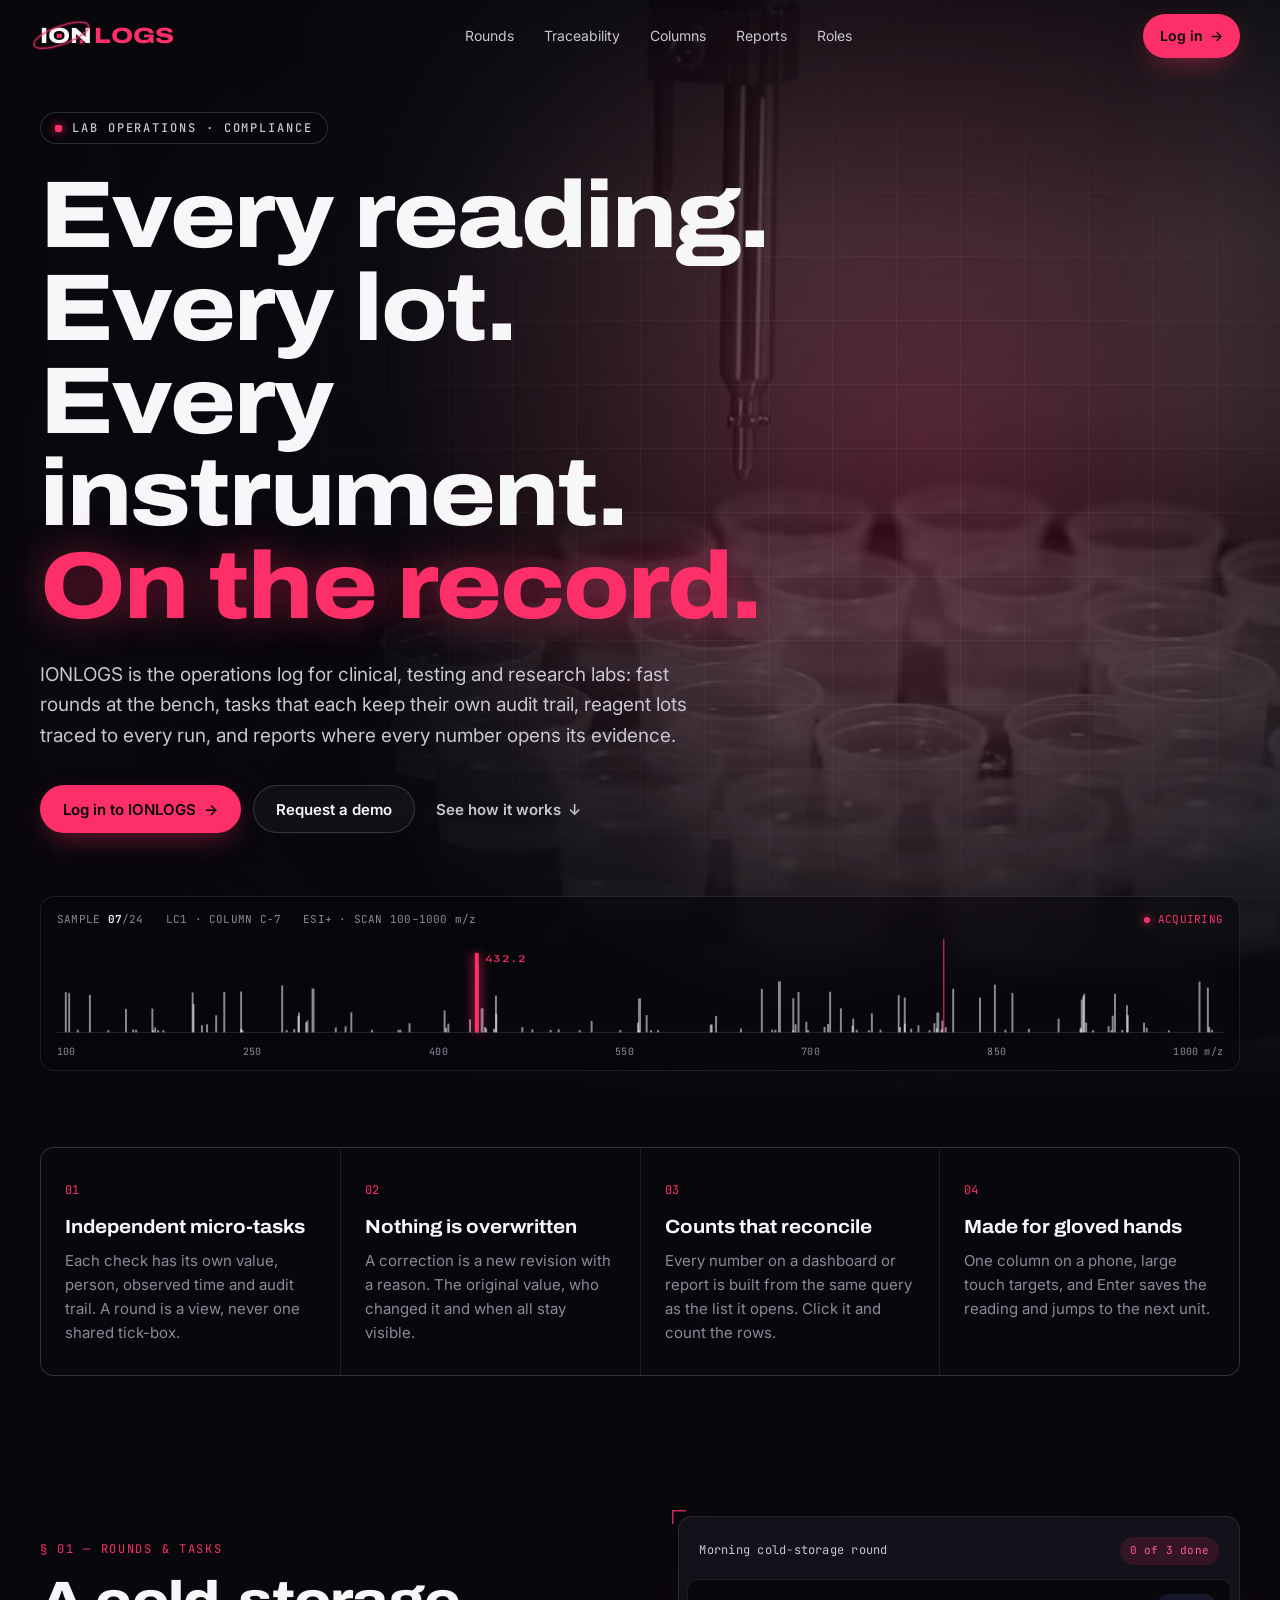
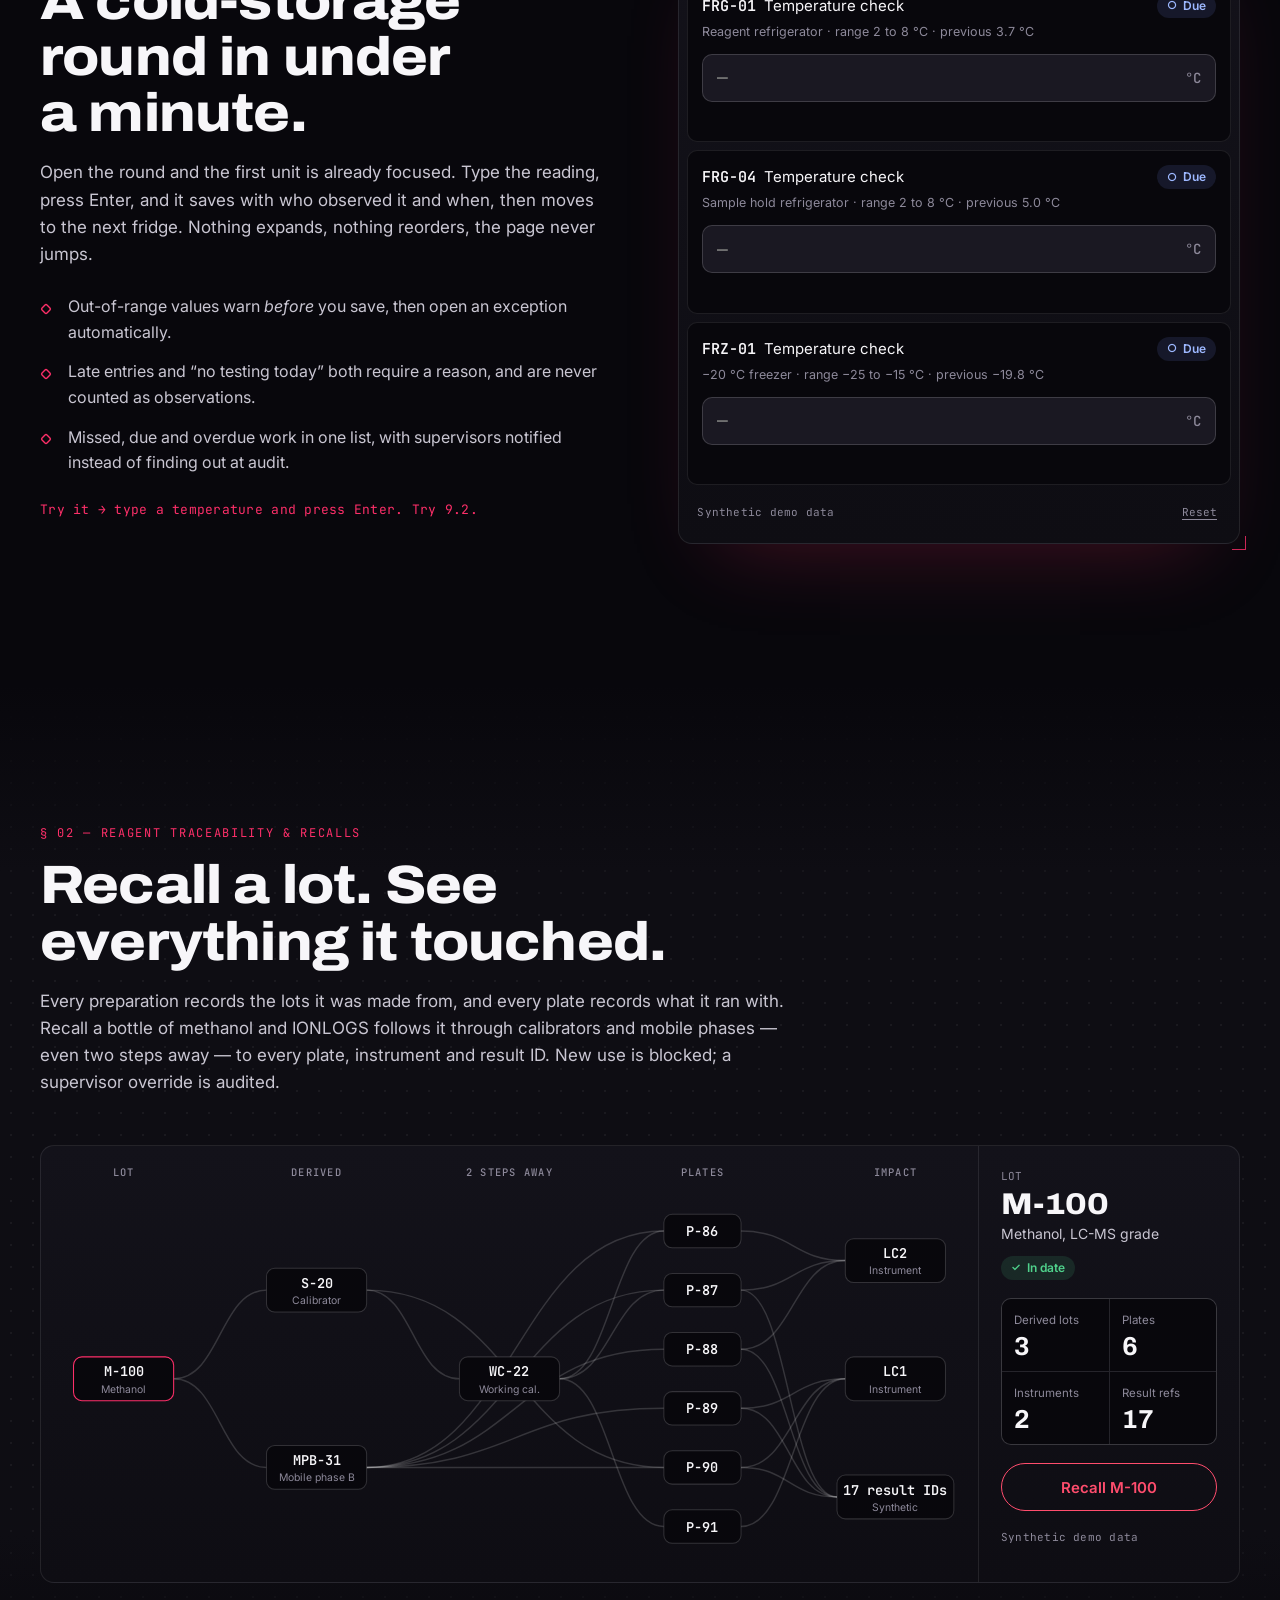
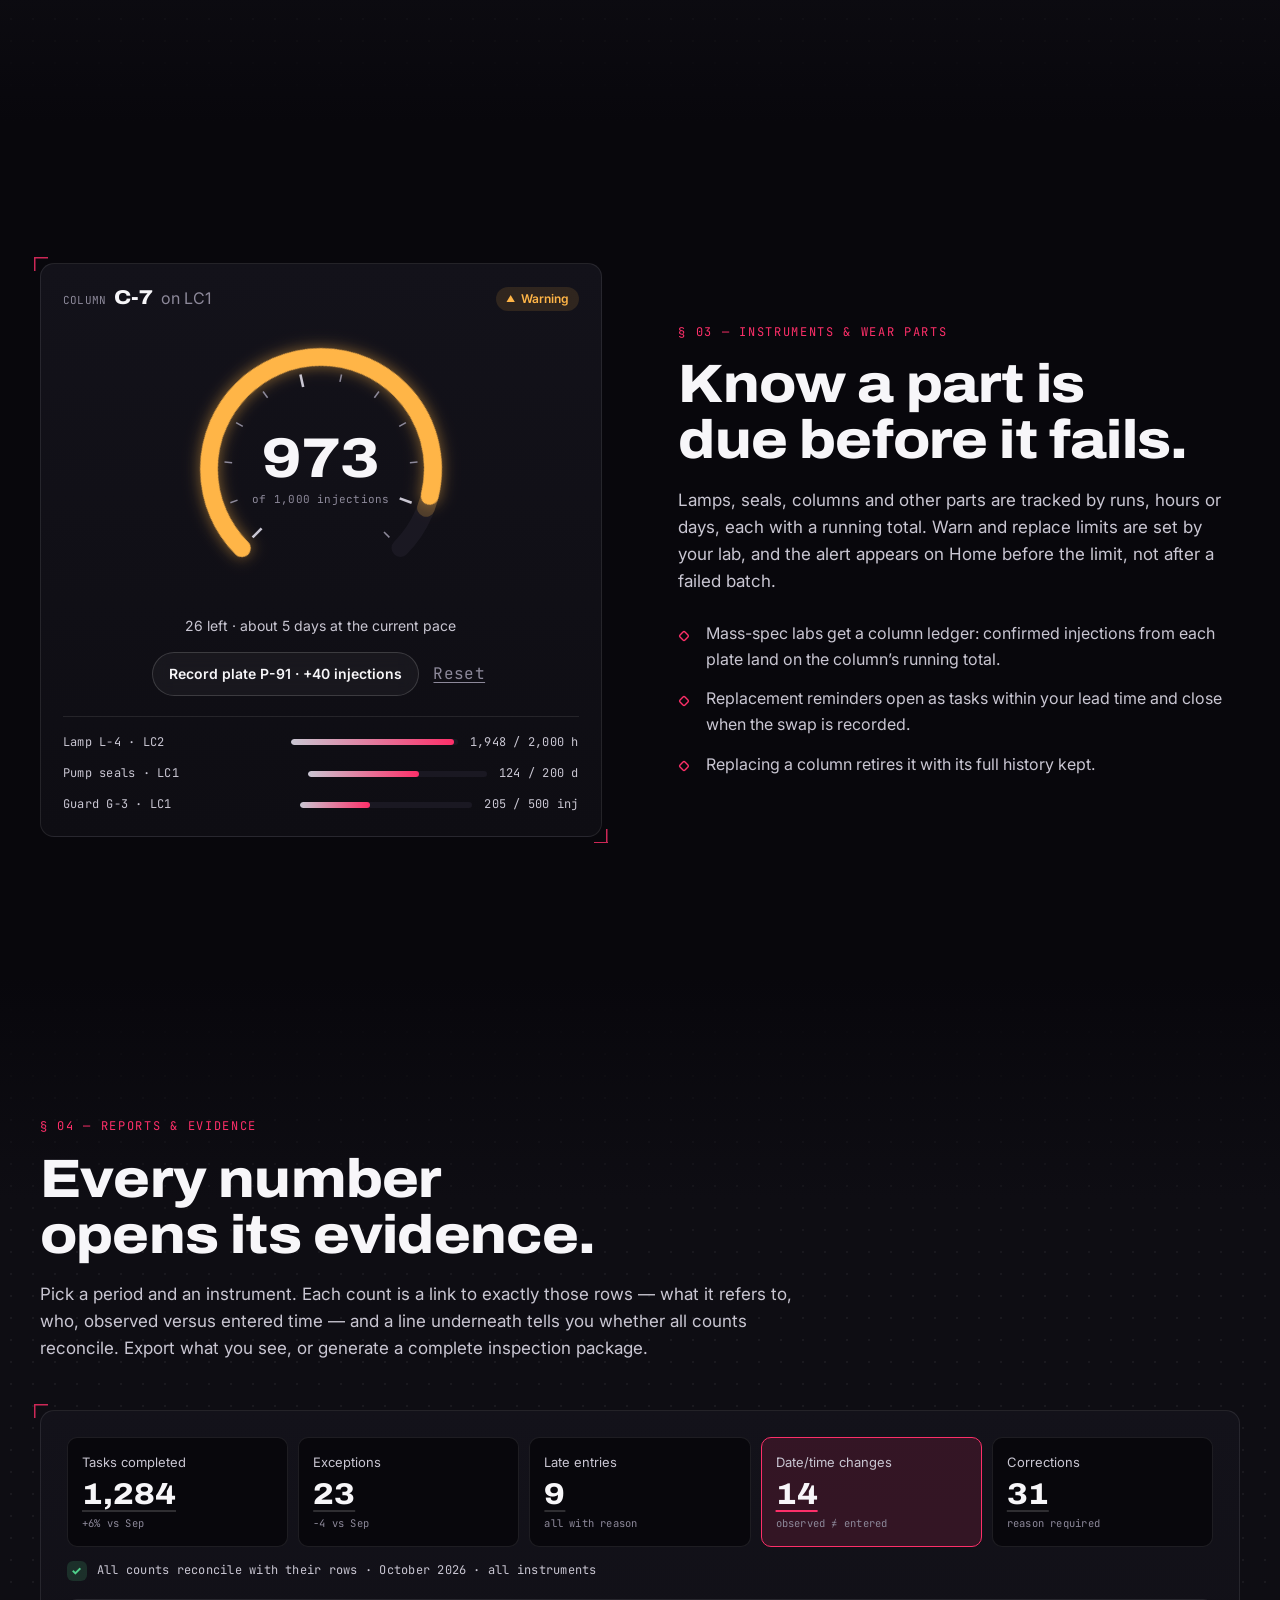
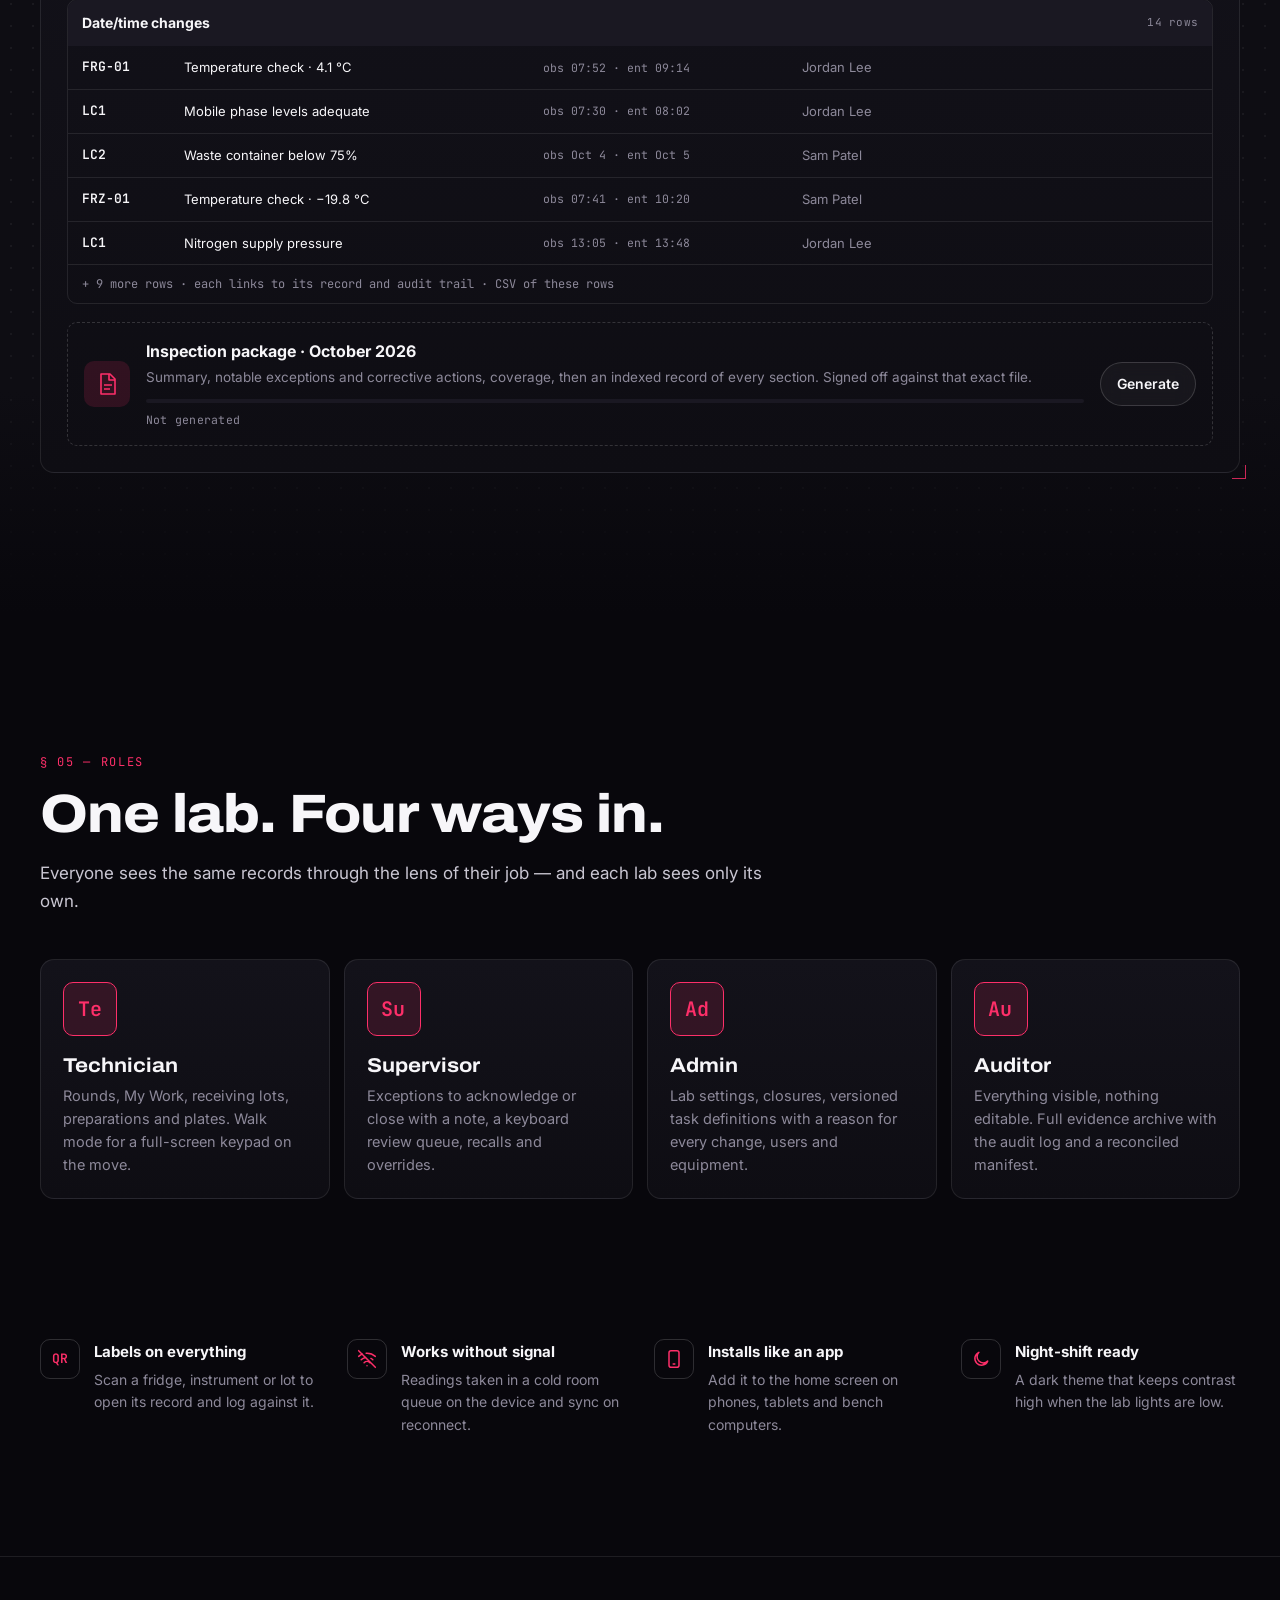
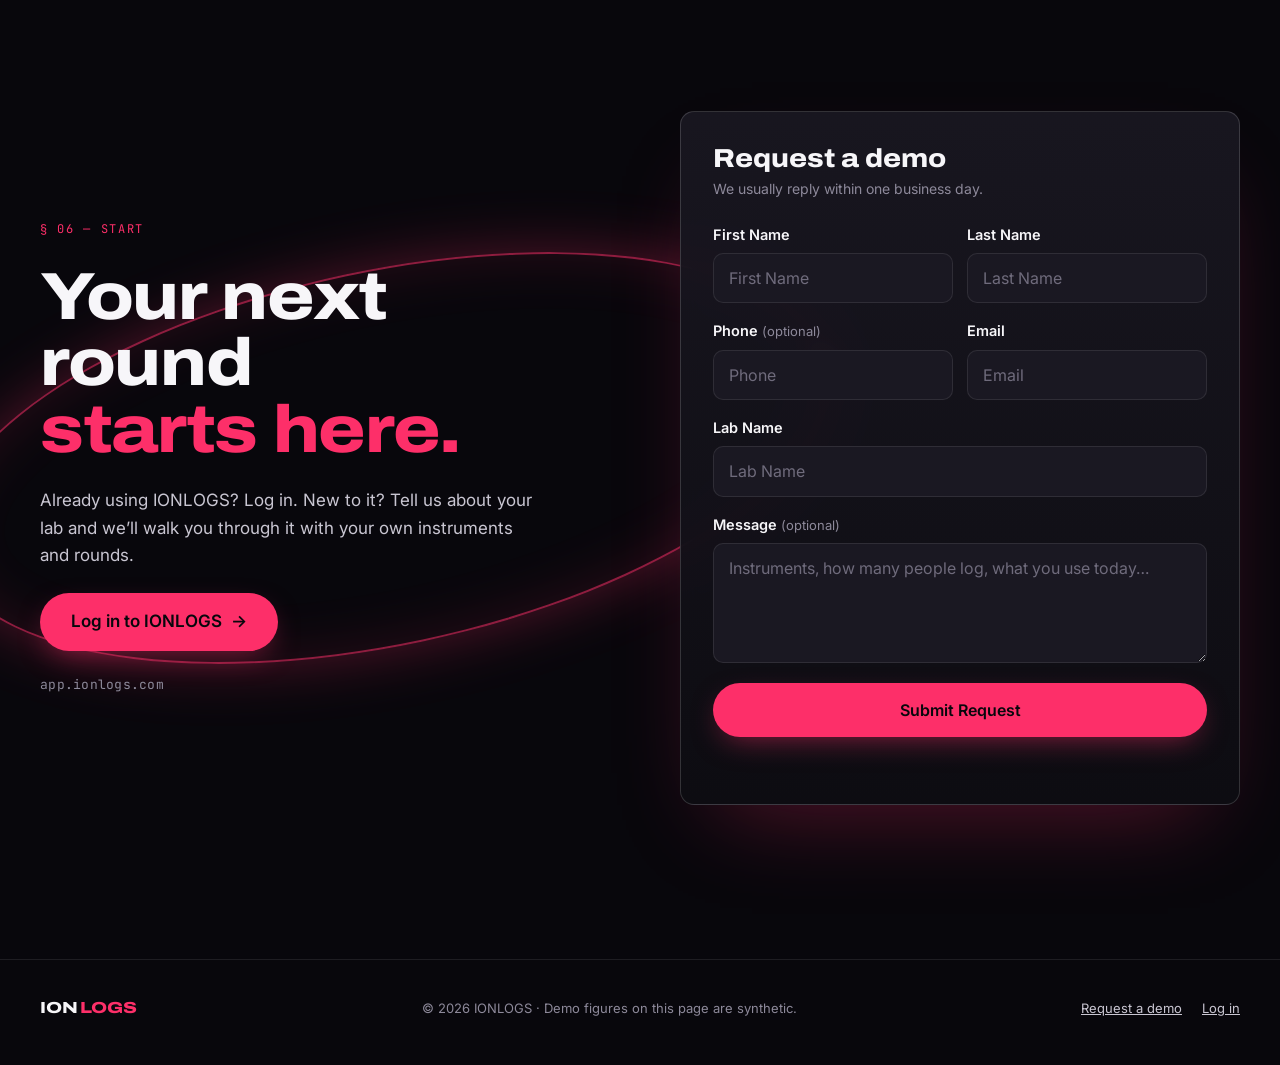
<file: index.html>
<!doctype html>
<html lang="en">
<head>
  <meta charset="utf-8" />
  <meta name="viewport" content="width=device-width, initial-scale=1" />
  <title>IONLOGS · The operations log for labs</title>
  <meta name="description" content="IONLOGS is the operations log for clinical, testing and research labs: fast bench rounds, independently auditable tasks, reagent traceability, instrument and part wear tracking, and reports where every count opens its evidence." />
  <meta name="theme-color" content="#08070c" />
  <link rel="canonical" href="https://www.ionlogs.com/" />
  <link rel="icon" href="/favicon.svg" type="image/svg+xml" />
  <link rel="apple-touch-icon" href="/assets/img/apple-touch-icon.png" />

  <meta property="og:type" content="website" />
  <meta property="og:site_name" content="IONLOGS" />
  <meta property="og:title" content="IONLOGS · The operations log for labs" />
  <meta property="og:description" content="Bench rounds, reagent traceability, instrument and part wear, and reports where every count opens its evidence." />
  <meta property="og:url" content="https://www.ionlogs.com/" />
  <meta property="og:image" content="https://www.ionlogs.com/assets/img/og.jpg" />
  <meta name="twitter:card" content="summary_large_image" />

  <link rel="preconnect" href="https://fonts.googleapis.com" />
  <link rel="preconnect" href="https://fonts.gstatic.com" crossorigin />
  <link rel="stylesheet" href="https://fonts.googleapis.com/css2?family=Archivo:wdth,wght@62..125,100..900&family=Inter:wght@400..700&family=JetBrains+Mono:wght@400;500;600&display=swap" />
  <link rel="stylesheet" href="/assets/css/site.css?v=3" />
  <script src="/assets/js/site.js?v=3" defer></script>
</head>
<body>
  <a class="skip" href="#main">Skip to content</a>

  <!-- ───────────── Navigation ───────────── -->
  <header class="nav" id="nav">
    <div class="nav__inner wrap">
      <a class="brand" href="/" aria-label="IONLOGS home">
        <span class="wordmark" aria-hidden="true">
          <span class="wordmark__ion"><span class="wordmark__i">I</span><span class="wordmark__o">O</span>N</span><span class="wordmark__logs">LOGS</span>
          <svg class="wordmark__orbit" viewBox="0 0 200 100" focusable="false">
            <ellipse cx="100" cy="50" rx="96" ry="30" transform="rotate(-20 100 50)" />
            <rect class="ion" x="-5" y="-5" width="10" height="10">
              <animateMotion dur="7s" repeatCount="indefinite" rotate="0" path="M 4 50 a 96 30 0 1 0 192 0 a 96 30 0 1 0 -192 0" />
            </rect>
          </svg>
        </span>
      </a>
      <nav class="nav__links" aria-label="Sections">
        <a href="#rounds">Rounds</a>
        <a href="#trace">Traceability</a>
        <a href="#wear">Columns</a>
        <a href="#reports">Reports</a>
        <a href="#roles">Roles</a>
      </nav>
      <a class="btn btn--primary btn--sm" href="https://app.ionlogs.com/login">Log in <span aria-hidden="true">→</span></a>
    </div>
  </header>

  <main id="main">
    <!-- ───────────── Hero ───────────── -->
    <section class="hero" aria-labelledby="hero-title">
      <div class="hero__media" aria-hidden="true">
        <video class="hero__video" autoplay muted loop playsinline preload="auto" poster="/assets/img/autosampler-poster.jpg">
          <source src="/assets/video/autosampler.webm" type="video/webm" />
          <source src="/assets/video/autosampler.mp4" type="video/mp4" />
        </video>
        <div class="hero__tint"></div>
        <div class="hero__grid"></div>
        <div class="hero__scan"></div>
      </div>

      <div class="hero__body wrap">
        <p class="eyebrow"><span class="dot"></span>Lab operations · Compliance</p>
        <h1 class="hero__title" id="hero-title">
          Every reading.<br />
          Every lot.<br />
          Every instrument.<br />
          <span class="accent">On the record.</span>
        </h1>
        <p class="hero__lede">
          IONLOGS is the operations log for clinical, testing and research labs: fast rounds at the bench, tasks that each keep their own audit trail,
          reagent lots traced to every run, and reports where every number opens its evidence.
        </p>
        <div class="hero__cta">
          <a class="btn btn--primary" href="https://app.ionlogs.com/login">Log in to IONLOGS <span aria-hidden="true">→</span></a>
          <a class="btn btn--ghost" href="#demo">Request a demo</a>
          <a class="btn btn--text" href="#rounds">See how it works <span aria-hidden="true">↓</span></a>
        </div>
      </div>

      <div class="hero__readout wrap" aria-hidden="true">
        <div class="readout">
          <div class="readout__meta mono">
            <span>SAMPLE <b data-tick>07</b>/24</span>
            <span>LC1 · COLUMN C-7</span>
            <span class="hide-sm">ESI+ · SCAN 100–1000 m/z</span>
            <span class="readout__live"><i></i>ACQUIRING</span>
          </div>
          <svg class="spectrum" id="spectrum" viewBox="0 0 1200 140" preserveAspectRatio="none"></svg>
          <div class="readout__axis mono"><span>100</span><span>250</span><span>400</span><span>550</span><span>700</span><span>850</span><span>1000 m/z</span></div>
        </div>
      </div>
    </section>

    <!-- ───────────── Principles ───────────── -->
    <div class="wrap">
    <section class="principles" aria-label="Principles">
      <article class="principle reveal">
        <span class="principle__n mono">01</span>
        <h2>Independent micro-tasks</h2>
        <p>Each check has its own value, person, observed time and audit trail. A round is a view, never one shared tick-box.</p>
      </article>
      <article class="principle reveal">
        <span class="principle__n mono">02</span>
        <h2>Nothing is overwritten</h2>
        <p>A correction is a new revision with a reason. The original value, who changed it and when all stay visible.</p>
      </article>
      <article class="principle reveal">
        <span class="principle__n mono">03</span>
        <h2>Counts that reconcile</h2>
        <p>Every number on a dashboard or report is built from the same query as the list it opens. Click it and count the rows.</p>
      </article>
      <article class="principle reveal">
        <span class="principle__n mono">04</span>
        <h2>Made for gloved hands</h2>
        <p>One column on a phone, large touch targets, and Enter saves the reading and jumps to the next unit.</p>
      </article>
    </section>
    </div>

    <!-- ───────────── Rounds (interactive) ───────────── -->
    <section class="feature" id="rounds" aria-labelledby="rounds-title">
      <div class="wrap feature__grid">
        <div class="feature__copy reveal">
          <p class="section-tag mono">§ 01 — Rounds &amp; tasks</p>
          <h2 class="section-title" id="rounds-title">A cold-storage round in under a minute.</h2>
          <p>
            Open the round and the first unit is already focused. Type the reading, press Enter, and it saves with who observed it and when,
            then moves to the next fridge. Nothing expands, nothing reorders, the page never jumps.
          </p>
          <ul class="ticks">
            <li>Out-of-range values warn <em>before</em> you save, then open an exception automatically.</li>
            <li>Late entries and “no testing today” both require a reason, and are never counted as observations.</li>
            <li>Missed, due and overdue work in one list, with supervisors notified instead of finding out at audit.</li>
          </ul>
          <p class="hint mono">Try it → type a temperature and press Enter. Try 9.2.</p>
        </div>

        <div class="device reveal" aria-label="Interactive demo of a cold-storage round">
          <div class="device__bar">
            <span class="mono">Morning cold-storage round</span>
            <span class="pill mono" id="round-progress">0 of 3 done</span>
          </div>
          <div class="device__exceptions mono" id="round-exceptions" hidden>
            <span class="badge badge--bad">!</span> <span id="round-exc-count">1</span> open exception — supervisor notified
          </div>
          <ol class="round" id="round">
            <li class="round__row" data-min="2" data-max="8" data-unit="°C" data-prev="3.7">
              <div class="round__head"><b>FRG-01</b> Temperature check <span class="status status--due">Due</span></div>
              <div class="round__sub">Reagent refrigerator · range 2 to 8 °C · previous 3.7 °C</div>
              <label class="round__field"><span class="sr">Reading for FRG-01 in °C</span><input inputmode="decimal" autocomplete="off" placeholder="—" /><span class="unit">°C</span></label>
              <p class="round__msg" aria-live="polite"></p>
            </li>
            <li class="round__row" data-min="2" data-max="8" data-unit="°C" data-prev="5.0">
              <div class="round__head"><b>FRG-04</b> Temperature check <span class="status status--due">Due</span></div>
              <div class="round__sub">Sample hold refrigerator · range 2 to 8 °C · previous 5.0 °C</div>
              <label class="round__field"><span class="sr">Reading for FRG-04 in °C</span><input inputmode="decimal" autocomplete="off" placeholder="—" /><span class="unit">°C</span></label>
              <p class="round__msg" aria-live="polite"></p>
            </li>
            <li class="round__row" data-min="-25" data-max="-15" data-unit="°C" data-prev="-19.8">
              <div class="round__head"><b>FRZ-01</b> Temperature check <span class="status status--due">Due</span></div>
              <div class="round__sub">−20 °C freezer · range −25 to −15 °C · previous −19.8 °C</div>
              <label class="round__field"><span class="sr">Reading for FRZ-01 in °C</span><input inputmode="decimal" autocomplete="off" placeholder="—" /><span class="unit">°C</span></label>
              <p class="round__msg" aria-live="polite"></p>
            </li>
          </ol>
          <div class="device__foot mono"><span>Synthetic demo data</span><button type="button" class="link" id="round-reset">Reset</button></div>
        </div>
      </div>
    </section>

    <!-- ───────────── Traceability (interactive) ───────────── -->
    <section class="feature feature--alt" id="trace" aria-labelledby="trace-title">
      <div class="wrap">
        <div class="feature__head reveal">
          <p class="section-tag mono">§ 02 — Reagent traceability &amp; recalls</p>
          <h2 class="section-title" id="trace-title">Recall a lot. See everything it touched.</h2>
          <p>
            Every preparation records the lots it was made from, and every plate records what it ran with. Recall a bottle of methanol and
            IONLOGS follows it through calibrators and mobile phases — even two steps away — to every plate, instrument and result ID.
            New use is blocked; a supervisor override is audited.
          </p>
        </div>

        <div class="trace reveal">
          <div class="trace__panel">
            <div class="trace__graph" id="trace-graph" role="img" aria-label="Lineage of lot M-100: three derived lots, six plates on two instruments, seventeen result references."></div>
            <div class="trace__side">
              <div class="trace__lot">
                <span class="mono muted">LOT</span>
                <b>M-100</b>
                <span>Methanol, LC-MS grade</span>
                <span class="status status--ok" id="trace-status">In date</span>
              </div>
              <dl class="trace__stats">
                <div><dt>Derived lots</dt><dd data-count="3">0</dd></div>
                <div><dt>Plates</dt><dd data-count="6">0</dd></div>
                <div><dt>Instruments</dt><dd data-count="2">0</dd></div>
                <div><dt>Result refs</dt><dd data-count="17">0</dd></div>
              </dl>
              <button type="button" class="btn btn--danger" id="trace-recall">Recall M-100</button>
              <p class="trace__note mono" id="trace-note">Synthetic demo data</p>
            </div>
          </div>
        </div>
      </div>
    </section>

    <!-- ───────────── Columns & wear (interactive) ───────────── -->
    <section class="feature" id="wear" aria-labelledby="wear-title">
      <div class="wrap feature__grid feature__grid--flip">
        <div class="feature__copy reveal">
          <p class="section-tag mono">§ 03 — Instruments &amp; wear parts</p>
          <h2 class="section-title" id="wear-title">Know a part is due before it fails.</h2>
          <p>
            Lamps, seals, columns and other parts are tracked by runs, hours or days, each with a running total. Warn and replace limits are set by your lab,
            and the alert appears on Home before the limit, not after a failed batch.
          </p>
          <ul class="ticks">
            <li>Mass-spec labs get a column ledger: confirmed injections from each plate land on the column’s running total.</li>
            <li>Replacement reminders open as tasks within your lead time and close when the swap is recorded.</li>
            <li>Replacing a column retires it with its full history kept.</li>
          </ul>
        </div>

        <div class="gauge-card reveal">
          <div class="gauge-card__head">
            <div><span class="mono muted">COLUMN</span> <b>C-7</b> <span class="muted">on LC1</span></div>
            <span class="status status--warn" id="gauge-status">Warning</span>
          </div>
          <div class="gauge">
            <svg viewBox="0 0 220 220" class="gauge__svg" aria-hidden="true">
              <circle class="gauge__track" cx="110" cy="110" r="88" pathLength="1000" />
              <circle class="gauge__warn" cx="110" cy="110" r="88" pathLength="1000" />
              <circle class="gauge__value" id="gauge-value" cx="110" cy="110" r="88" pathLength="1000" />
              <g id="gauge-ticks"></g>
            </svg>
            <div class="gauge__label">
              <span class="gauge__num" id="gauge-num">0</span>
              <span class="mono muted">of 1,000 injections</span>
            </div>
          </div>
          <p class="gauge__msg" id="gauge-msg" aria-live="polite">26 left · about 5 days at the current pace</p>
          <div class="gauge-card__foot">
            <button type="button" class="btn btn--ghost btn--sm" id="gauge-run">Record plate P-91 · +40 injections</button>
            <button type="button" class="link mono" id="gauge-reset">Reset</button>
          </div>
          <ul class="parts mono">
            <li><span>Lamp L-4 · LC2</span><span class="bar"><i style="--v:.974"></i></span><span>1,948 / 2,000 h</span></li>
            <li><span>Pump seals · LC1</span><span class="bar"><i style="--v:.62"></i></span><span>124 / 200 d</span></li>
            <li><span>Guard G-3 · LC1</span><span class="bar"><i style="--v:.41"></i></span><span>205 / 500 inj</span></li>
          </ul>
        </div>
      </div>
    </section>

    <!-- ───────────── Reports (interactive) ───────────── -->
    <section class="feature feature--alt" id="reports" aria-labelledby="reports-title">
      <div class="wrap">
        <div class="feature__head reveal">
          <p class="section-tag mono">§ 04 — Reports &amp; evidence</p>
          <h2 class="section-title" id="reports-title">Every number opens its evidence.</h2>
          <p>
            Pick a period and an instrument. Each count is a link to exactly those rows — what it refers to, who, observed versus entered time —
            and a line underneath tells you whether all counts reconcile. Export what you see, or generate a complete inspection package.
          </p>
        </div>

        <div class="reports reveal">
          <div class="tiles" role="tablist" aria-label="Report counts for October">
            <button class="tile" role="tab" aria-selected="false" data-metric="tasks"><span>Tasks completed</span><b>1,284</b><small class="mono">+6% vs Sep</small></button>
            <button class="tile" role="tab" aria-selected="false" data-metric="exceptions"><span>Exceptions</span><b>23</b><small class="mono">−4 vs Sep</small></button>
            <button class="tile" role="tab" aria-selected="false" data-metric="late"><span>Late entries</span><b>9</b><small class="mono">all with reason</small></button>
            <button class="tile" role="tab" aria-selected="true" data-metric="dates"><span>Date/time changes</span><b>14</b><small class="mono">observed ≠ entered</small></button>
            <button class="tile" role="tab" aria-selected="false" data-metric="corrections"><span>Corrections</span><b>31</b><small class="mono">reason required</small></button>
          </div>
          <div class="reconcile mono"><span class="badge badge--ok">✓</span> All counts reconcile with their rows · October 2026 · all instruments</div>

          <div class="evidence" role="tabpanel" aria-live="polite">
            <div class="evidence__head"><b id="ev-title">Date/time changes</b><span class="mono muted" id="ev-count">14 rows</span></div>
            <div class="evidence__table" id="ev-rows"></div>
          </div>

          <div class="package">
            <div class="package__icon" aria-hidden="true">
              <svg viewBox="0 0 24 24"><path d="M6 2h9l5 5v15H6z" /><path d="M14 2v6h6" /><path d="M9 13h8M9 17h6" /></svg>
            </div>
            <div class="package__body">
              <b>Inspection package · October 2026</b>
              <p>Summary, notable exceptions and corrective actions, coverage, then an indexed record of every section. Signed off against that exact file.</p>
              <div class="package__progress" aria-hidden="true"><i id="pkg-bar"></i></div>
              <p class="package__meta mono" id="pkg-meta">Not generated</p>
            </div>
            <button type="button" class="btn btn--ghost btn--sm" id="pkg-run">Generate</button>
          </div>
        </div>
      </div>
    </section>

    <!-- ───────────── Roles ───────────── -->
    <section class="roles wrap" id="roles" aria-labelledby="roles-title">
      <div class="feature__head reveal">
        <p class="section-tag mono">§ 05 — Roles</p>
        <h2 class="section-title" id="roles-title">One lab. Four ways in.</h2>
        <p>Everyone sees the same records through the lens of their job — and each lab sees only its own.</p>
      </div>
      <div class="roles__grid">
        <article class="role reveal">
          <span class="role__sym mono">Te</span>
          <h3>Technician</h3>
          <p>Rounds, My Work, receiving lots, preparations and plates. Walk mode for a full-screen keypad on the move.</p>
        </article>
        <article class="role reveal">
          <span class="role__sym mono">Su</span>
          <h3>Supervisor</h3>
          <p>Exceptions to acknowledge or close with a note, a keyboard review queue, recalls and overrides.</p>
        </article>
        <article class="role reveal">
          <span class="role__sym mono">Ad</span>
          <h3>Admin</h3>
          <p>Lab settings, closures, versioned task definitions with a reason for every change, users and equipment.</p>
        </article>
        <article class="role reveal">
          <span class="role__sym mono">Au</span>
          <h3>Auditor</h3>
          <p>Everything visible, nothing editable. Full evidence archive with the audit log and a reconciled manifest.</p>
        </article>
      </div>
    </section>

    <!-- ───────────── Everywhere ───────────── -->
    <section class="kit wrap" aria-label="At the bench">
      <div class="kit__item reveal"><span class="kit__k mono" aria-hidden="true">QR</span><div><b>Labels on everything</b><p>Scan a fridge, instrument or lot to open its record and log against it.</p></div></div>
      <div class="kit__item reveal"><span class="kit__k"><svg viewBox="0 0 24 24" aria-hidden="true"><path d="M2 2l20 20"/><path d="M8.5 16.5a5 5 0 0 1 7 0"/><path d="M5 12.9a10 10 0 0 1 5.2-2.8M19 12.9a10 10 0 0 0-2.3-1.6"/><path d="M2 8.8a15 15 0 0 1 4.2-2.7M22 8.8A15 15 0 0 0 11 5"/><path d="M12 20h.01"/></svg></span><div><b>Works without signal</b><p>Readings taken in a cold room queue on the device and sync on reconnect.</p></div></div>
      <div class="kit__item reveal"><span class="kit__k"><svg viewBox="0 0 24 24" aria-hidden="true"><rect x="6" y="2" width="12" height="20" rx="2.5"/><path d="M11 18h2"/></svg></span><div><b>Installs like an app</b><p>Add it to the home screen on phones, tablets and bench computers.</p></div></div>
      <div class="kit__item reveal"><span class="kit__k"><svg viewBox="0 0 24 24" aria-hidden="true"><path d="M20 14.5A8 8 0 1 1 9.5 4a6.5 6.5 0 0 0 10.5 10.5z"/></svg></span><div><b>Night-shift ready</b><p>A dark theme that keeps contrast high when the lab lights are low.</p></div></div>
    </section>

    <!-- ───────────── Final CTA + demo request ───────────── -->
    <section class="final" id="demo" aria-labelledby="final-title">
      <div class="final__glow" aria-hidden="true"></div>
      <div class="wrap final__grid">
        <div class="final__inner reveal">
          <p class="section-tag mono">§ 06 — Start</p>
          <h2 class="final__title" id="final-title">Your next round<br /><span class="accent">starts here.</span></h2>
          <p class="final__lede">Already using IONLOGS? Log in. New to it? Tell us about your lab and we’ll walk you through it with your own instruments and rounds.</p>
          <a class="btn btn--primary btn--lg" href="https://app.ionlogs.com/login">Log in to IONLOGS <span aria-hidden="true">→</span></a>
          <p class="mono muted final__url">app.ionlogs.com</p>
        </div>

        <div class="demo reveal">
          <h3 class="demo__title" id="demo-title">Request a demo</h3>
          <p class="demo__sub">We usually reply within one business day.</p>
          <form class="demo__form" id="demo-form" action="/demo.php" method="post" aria-labelledby="demo-title" novalidate>
            <div class="field">
              <label for="d-first">First Name</label>
              <input id="d-first" name="first_name" autocomplete="given-name" placeholder="First Name" required maxlength="80" />
            </div>
            <div class="field">
              <label for="d-last">Last Name</label>
              <input id="d-last" name="last_name" autocomplete="family-name" placeholder="Last Name" required maxlength="80" />
            </div>
            <div class="field">
              <label for="d-phone">Phone <span class="opt">(optional)</span></label>
              <input id="d-phone" name="phone" type="tel" autocomplete="tel" placeholder="Phone" maxlength="40" />
            </div>
            <div class="field">
              <label for="d-email">Email</label>
              <input id="d-email" name="email" type="email" autocomplete="email" placeholder="Email" required maxlength="160" />
            </div>
            <div class="field field--wide">
              <label for="d-lab">Lab Name</label>
              <input id="d-lab" name="lab" autocomplete="organization" placeholder="Lab Name" required maxlength="160" />
            </div>
            <div class="field field--wide">
              <label for="d-msg">Message <span class="opt">(optional)</span></label>
              <textarea id="d-msg" name="message" rows="4" placeholder="Instruments, how many people log, what you use today…" maxlength="4000"></textarea>
            </div>
            <!-- Spam trap: hidden from people, bots fill it in. -->
            <div class="hp" aria-hidden="true"><label for="d-web">Website</label><input id="d-web" name="website" tabindex="-1" autocomplete="off" /></div>
            <input type="hidden" name="t" id="d-t" value="" />
            <button class="btn btn--primary demo__submit" type="submit">Submit Request</button>
            <p class="demo__status" id="demo-status" role="status" aria-live="polite"></p>
          </form>
          <div class="demo__done" id="demo-done" hidden tabindex="-1">
            <span class="demo__check" aria-hidden="true">✓</span>
            <h3>Request sent</h3>
            <p>Thanks — we’ll be in touch at <b id="demo-done-email">your email</b> shortly.</p>
          </div>
        </div>
      </div>
    </section>
  </main>

  <footer class="footer">
    <div class="wrap footer__inner">
      <span class="wordmark wordmark--sm" aria-label="IONLOGS"><span class="wordmark__ion">ION</span><span class="wordmark__logs">LOGS</span></span>
      <span class="muted">© <span id="year">2026</span> IONLOGS · Demo figures on this page are synthetic.</span>
      <span class="footer__links"><a href="#demo">Request a demo</a><a href="https://app.ionlogs.com/login">Log in</a></span>
    </div>
  </footer>
</body>
</html>
</file>
<file: assets/css/site.css>
/* IONLOGS landing page. Palette sampled from the logo: near-black, signal pink, off-white. */
:root {
  --bg: #08070c;
  --bg-2: #0e0d13;
  --surface: #13121a;
  --surface-2: #1a1822;
  --line: rgba(247, 246, 249, 0.09);
  --line-2: rgba(247, 246, 249, 0.16);
  --ink: #f7f6f9;
  --ink-2: #c9c6d2;
  --muted: #8d899a;
  --pink: #fd2f69;
  --pink-2: #ff5c8a;
  --pink-soft: rgba(253, 47, 105, 0.14);
  --pink-glow: rgba(253, 47, 105, 0.55);
  --ok: #4fd18b;
  --warn: #ffb547;
  --bad: #ff4d6d;

  --display: "Archivo", "Inter", system-ui, sans-serif;
  --sans: "Inter", system-ui, -apple-system, "Segoe UI", sans-serif;
  --mono: "JetBrains Mono", ui-monospace, "SFMono-Regular", Menlo, monospace;

  --radius: 14px;
  --radius-sm: 10px;
  --wrap: 1200px;
  --gutter: clamp(16px, 4vw, 40px);
  color-scheme: dark;
}

*,
*::before,
*::after { box-sizing: border-box; }

html { scroll-behavior: smooth; -webkit-text-size-adjust: 100%; }
body {
  margin: 0;
  background: var(--bg);
  color: var(--ink);
  font: 400 16px/1.6 var(--sans);
  -webkit-font-smoothing: antialiased;
  overflow-x: hidden;
}
img, svg, video { display: block; max-width: 100%; }
a { color: inherit; }
button { font: inherit; color: inherit; }
h1, h2, h3 { margin: 0; }
p { margin: 0; }

.wrap { width: 100%; max-width: calc(var(--wrap) + 2 * var(--gutter)); margin-inline: auto; padding-inline: var(--gutter); }
.mono { font-family: var(--mono); letter-spacing: 0.02em; }
.muted { color: var(--muted); }
.accent { color: var(--pink); }
.sr { position: absolute; width: 1px; height: 1px; overflow: hidden; clip: rect(0 0 0 0); white-space: nowrap; }
.skip { position: absolute; left: 12px; top: -60px; z-index: 100; background: var(--pink); color: var(--bg); padding: 10px 14px; border-radius: 8px; font-weight: 600; }
.skip:focus { top: 12px; }
:focus-visible { outline: 2px solid var(--pink); outline-offset: 3px; border-radius: 6px; }

/* ───────────── Buttons ───────────── */
.btn {
  display: inline-flex; align-items: center; justify-content: center; gap: 0.5em;
  min-height: 48px; padding: 0 22px; border-radius: 999px;
  font: 600 15px/1 var(--sans); text-decoration: none; cursor: pointer;
  border: 1px solid transparent; transition: transform 0.2s, background 0.2s, box-shadow 0.2s, border-color 0.2s;
  white-space: nowrap;
}
.btn--primary { background: var(--pink); color: var(--bg); box-shadow: 0 0 0 0 var(--pink-glow), 0 10px 30px -10px var(--pink-glow); }
.btn--primary:hover { background: var(--pink-2); transform: translateY(-1px); box-shadow: 0 0 0 6px var(--pink-soft), 0 14px 40px -10px var(--pink-glow); }
.btn--ghost { background: rgba(247, 246, 249, 0.04); border-color: var(--line-2); color: var(--ink); backdrop-filter: blur(8px); }
.btn--ghost:hover { border-color: var(--pink); background: var(--pink-soft); }
.btn--text { background: none; color: var(--ink-2); padding: 0 8px; }
.btn--text:hover { color: var(--ink); }
.btn--danger { background: transparent; border-color: var(--bad); color: var(--bad); width: 100%; }
.btn--danger:hover { background: rgba(255, 77, 109, 0.12); }
.btn[disabled] { opacity: 0.45; cursor: default; transform: none; box-shadow: none; }
.btn--sm { min-height: 44px; padding: 0 16px; font-size: 14px; }
.btn--lg { min-height: 58px; padding: 0 30px; font-size: 17px; }
.link { background: none; border: 0; padding: 8px 4px; color: var(--muted); cursor: pointer; text-decoration: underline; text-underline-offset: 3px; min-height: 44px; }
.link:hover { color: var(--ink); }

/* ───────────── Wordmark (logo) ───────────── */
.brand { text-decoration: none; display: inline-flex; padding: 6px 0; }
.wordmark {
  position: relative; display: inline-flex; align-items: center;
  font: 800 22px/1 var(--display); font-stretch: 125%; letter-spacing: 0.01em;
}
.wordmark__ion { color: var(--ink); position: relative; z-index: 1; }
.wordmark__logs { color: var(--pink); margin-left: 0.08em; }
.wordmark__o { position: relative; display: inline-block; }
.wordmark__o::after {
  content: ""; position: absolute; left: 50%; top: 50%; width: 0.2em; height: 0.2em;
  background: var(--pink); transform: translate(-50%, -50%);
}
.wordmark__orbit {
  position: absolute; left: -0.42em; top: -0.62em; width: 2.75em; height: 2.2em; overflow: visible; z-index: 2; pointer-events: none;
}
.wordmark__orbit ellipse { fill: none; stroke: var(--pink); stroke-width: 3.4; filter: drop-shadow(0 0 4px var(--pink-glow)); }
.wordmark__orbit .ion { fill: var(--pink); filter: drop-shadow(0 0 5px var(--pink)); }
.wordmark--sm { font-size: 16px; }

/* ───────────── Nav ───────────── */
.nav { position: fixed; inset: 0 0 auto 0; z-index: 50; transition: background 0.3s, border-color 0.3s, backdrop-filter 0.3s; border-bottom: 1px solid transparent; }
.nav.is-solid { background: rgba(8, 7, 12, 0.78); backdrop-filter: blur(14px) saturate(140%); border-bottom-color: var(--line); }
.nav__inner { display: flex; align-items: center; justify-content: space-between; gap: 24px; height: 72px; }
.nav__links { display: flex; gap: 6px; }
.nav__links a { color: var(--ink-2); text-decoration: none; font-size: 14px; padding: 10px 12px; border-radius: 8px; }
.nav__links a:hover { color: var(--ink); background: rgba(247, 246, 249, 0.05); }

/* ───────────── Hero ───────────── */
.hero { position: relative; min-height: 100svh; display: flex; flex-direction: column; justify-content: center; padding-top: 112px; isolation: isolate; overflow: hidden; }
.hero__media { position: absolute; inset: 0; z-index: -1; }
.hero__video { width: 100%; height: 100%; object-fit: cover; object-position: 62% 50%; filter: grayscale(1) contrast(1.15) brightness(0.62); }
.hero__tint {
  position: absolute; inset: 0;
  background:
    radial-gradient(60% 70% at 72% 40%, rgba(253, 47, 105, 0.22), transparent 70%),
    linear-gradient(90deg, var(--bg) 0%, rgba(8, 7, 12, 0.92) 30%, rgba(8, 7, 12, 0.45) 62%, rgba(8, 7, 12, 0.6) 100%),
    linear-gradient(180deg, rgba(8, 7, 12, 0.7) 0%, transparent 22%, transparent 60%, var(--bg) 100%);
}
.hero__grid {
  position: absolute; inset: 0; opacity: 0.5;
  background-image:
    linear-gradient(var(--line) 1px, transparent 1px),
    linear-gradient(90deg, var(--line) 1px, transparent 1px);
  background-size: 64px 64px;
  mask-image: radial-gradient(80% 70% at 70% 45%, #000 20%, transparent 75%);
}
.hero__scan {
  position: absolute; left: 0; right: 0; height: 1px; top: 0; opacity: 0;
  background: linear-gradient(90deg, transparent, rgba(253, 47, 105, 0.55) 30%, rgba(253, 47, 105, 0.55) 70%, transparent);
  box-shadow: 0 0 18px 2px rgba(253, 47, 105, 0.25);
  animation: scan 9s ease-in-out infinite;
}
@keyframes scan { 0% { transform: translateY(12vh); opacity: 0; } 15%, 85% { opacity: 0.8; } 100% { transform: translateY(92vh); opacity: 0; } }

.hero__body { position: relative; }
.eyebrow { display: inline-flex; align-items: center; gap: 10px; font: 500 12px/1 var(--mono); letter-spacing: 0.16em; text-transform: uppercase; color: var(--ink-2); padding: 9px 14px; border: 1px solid var(--line-2); border-radius: 999px; background: rgba(8, 7, 12, 0.5); backdrop-filter: blur(6px); }
.dot { width: 7px; height: 7px; border-radius: 2px; background: var(--pink); box-shadow: 0 0 10px var(--pink); animation: pulse 1.8s ease-in-out infinite; }
@keyframes pulse { 50% { opacity: 0.35; } }
.hero__title {
  margin-top: 26px; max-width: 13ch;
  font: 800 clamp(40px, 7.4vw, 96px)/0.98 var(--display); font-stretch: 112%; letter-spacing: -0.02em;
  text-wrap: balance;
}
.hero__title .accent { text-shadow: 0 0 40px rgba(253, 47, 105, 0.45); }
.hero__lede { margin-top: 26px; max-width: 56ch; font-size: clamp(16px, 1.6vw, 19px); color: var(--ink-2); }
.hero__cta { margin-top: 34px; display: flex; flex-wrap: wrap; gap: 12px; }

.hero__readout { margin-top: clamp(40px, 7vh, 80px); padding-bottom: 28px; }
.readout { border: 1px solid var(--line); border-radius: var(--radius); background: rgba(8, 7, 12, 0.55); backdrop-filter: blur(10px); padding: 14px 16px 10px; }
.readout__meta { display: flex; flex-wrap: wrap; gap: 8px 22px; font-size: 11px; color: var(--muted); }
.readout__meta b { color: var(--ink); font-weight: 600; }
.readout__live { margin-left: auto; color: var(--pink); display: inline-flex; align-items: center; gap: 8px; }
.readout__live i { width: 6px; height: 6px; border-radius: 50%; background: var(--pink); box-shadow: 0 0 8px var(--pink); animation: pulse 1.2s infinite; }
.spectrum { width: 100%; height: clamp(70px, 11vh, 120px); margin-top: 10px; overflow: visible; }
.spectrum .pk { fill: rgba(247, 246, 249, 0.55); transform-origin: bottom; transform-box: fill-box; }
.spectrum .pk--hi { fill: var(--pink); filter: drop-shadow(0 0 6px var(--pink)); }
.spectrum .base { stroke: var(--line-2); stroke-width: 1; }
.spectrum .lbl { fill: var(--pink); font: 500 13px var(--mono); }
.spectrum .cursor { stroke: var(--pink); stroke-width: 1.5; opacity: 0.7; }
.readout__axis { display: flex; justify-content: space-between; font-size: 10px; color: var(--muted); margin-top: 6px; }

/* ───────────── Principles ───────────── */
.principles { display: grid; grid-template-columns: repeat(4, 1fr); gap: 1px; background: var(--line); border: 1px solid var(--line); border-radius: var(--radius); overflow: hidden; margin-top: 48px; }
.principle { background: var(--bg); padding: 28px 24px 30px; }
.principle__n { color: var(--pink); font-size: 12px; }
.principle h2 { margin-top: 14px; font: 700 19px/1.25 var(--display); font-stretch: 108%; }
.principle p { margin-top: 10px; color: var(--muted); font-size: 15px; }

/* ───────────── Feature sections ───────────── */
.feature { padding-block: clamp(80px, 12vw, 140px); position: relative; }
.feature--alt { background: linear-gradient(180deg, var(--bg) 0%, var(--bg-2) 18%, var(--bg-2) 82%, var(--bg) 100%); }
.feature--alt::before {
  content: ""; position: absolute; inset: 0; pointer-events: none; opacity: 0.6;
  background-image: radial-gradient(var(--line) 1px, transparent 1px); background-size: 22px 22px;
  mask-image: linear-gradient(180deg, transparent, #000 25%, #000 75%, transparent);
}
.feature__grid { display: grid; grid-template-columns: 1fr 1fr; gap: clamp(32px, 6vw, 88px); align-items: center; }
.feature__grid--flip > :first-child { order: 2; }
.feature__head { max-width: 760px; position: relative; }
.feature__copy > p:not(.section-tag):not(.hint), .feature__head > p:not(.section-tag) { margin-top: 18px; color: var(--ink-2); font-size: 17px; }
.section-tag { font-size: 12px; text-transform: uppercase; letter-spacing: 0.14em; color: var(--pink); }
.section-title { margin-top: 14px; font: 800 clamp(30px, 4.4vw, 54px)/1.04 var(--display); font-stretch: 110%; letter-spacing: -0.015em; text-wrap: balance; }
.ticks { list-style: none; padding: 0; margin: 26px 0 0; display: grid; gap: 14px; }
.ticks li { position: relative; padding-left: 28px; color: var(--ink-2); }
.ticks li::before { content: ""; position: absolute; left: 0; top: 0.55em; width: 12px; height: 12px; border: 2px solid var(--pink); border-radius: 3px; transform: rotate(45deg) scale(0.7); }
.hint { margin-top: 24px; font-size: 13px; color: var(--pink); }

/* Status chips (text + symbol, never colour alone) */
.status { display: inline-flex; align-items: center; gap: 6px; font: 600 12px/1 var(--sans); padding: 6px 10px; border-radius: 999px; white-space: nowrap; }
.status::before { font-size: 11px; }
.status--due { color: #9db8ff; background: rgba(120, 150, 255, 0.12); }
.status--due::before { content: "○"; }
.status--ok { color: var(--ok); background: rgba(79, 209, 139, 0.12); }
.status--ok::before { content: "✓"; }
.status--warn { color: var(--warn); background: rgba(255, 181, 71, 0.12); }
.status--warn::before { content: "▲"; font-size: 9px; }
.status--bad { color: var(--bad); background: rgba(255, 77, 109, 0.14); }
.status--bad::before { content: "!"; font-weight: 800; }
.badge { display: inline-grid; place-items: center; width: 20px; height: 20px; border-radius: 6px; font: 800 12px/1 var(--sans); }
.badge--bad { background: var(--bad); color: var(--bg); }
.badge--ok { background: rgba(79, 209, 139, 0.16); color: var(--ok); }
.pill { font-size: 11px; padding: 5px 10px; border-radius: 999px; background: var(--pink-soft); color: var(--pink-2); }

/* Card chrome with corner registration marks */
.device, .gauge-card, .trace__panel, .reports, .role {
  position: relative; background: linear-gradient(180deg, var(--surface) 0%, var(--bg-2) 100%);
  border: 1px solid var(--line); border-radius: var(--radius);
}
.device::before, .gauge-card::before, .trace__panel::before, .reports::before {
  content: ""; position: absolute; inset: -7px; pointer-events: none;
  background:
    linear-gradient(var(--pink), var(--pink)) left top / 14px 1.5px no-repeat,
    linear-gradient(var(--pink), var(--pink)) left top / 1.5px 14px no-repeat,
    linear-gradient(var(--pink), var(--pink)) right bottom / 14px 1.5px no-repeat,
    linear-gradient(var(--pink), var(--pink)) right bottom / 1.5px 14px no-repeat;
  opacity: 0.8;
}

/* ───────────── Round demo ───────────── */
.device { padding: 8px; box-shadow: 0 40px 80px -40px rgba(253, 47, 105, 0.25); }
.device__bar { display: flex; align-items: center; justify-content: space-between; gap: 12px; padding: 12px 12px 14px; font-size: 12px; color: var(--ink-2); }
.device__exceptions { margin: 0 8px 8px; padding: 10px 12px; border-radius: var(--radius-sm); background: rgba(255, 77, 109, 0.1); color: var(--bad); font-size: 12px; display: flex; align-items: center; gap: 8px; }
.device__exceptions[hidden] { display: none; }
.round { list-style: none; margin: 0; padding: 0; display: grid; gap: 8px; }
.round__row { background: var(--bg); border: 1px solid var(--line); border-radius: var(--radius-sm); padding: 14px; transition: border-color 0.25s, box-shadow 0.25s; }
.round__row:focus-within { border-color: rgba(253, 47, 105, 0.6); box-shadow: 0 0 0 4px var(--pink-soft); }
.round__head { display: flex; align-items: center; gap: 8px; font-size: 15px; }
.round__head b { font-family: var(--mono); font-weight: 600; }
.round__head .status { margin-left: auto; }
.round__sub { font-size: 12.5px; color: var(--muted); margin-top: 4px; }
.round__field { margin-top: 12px; display: flex; align-items: center; gap: 8px; background: var(--surface-2); border: 1px solid var(--line-2); border-radius: 10px; padding: 0 14px; min-height: 48px; }
.round__field input { flex: 1; min-width: 0; background: none; border: 0; outline: 0; color: var(--ink); font: 500 18px var(--mono); padding: 10px 0; }
.round__field .unit { color: var(--muted); font: 500 14px var(--mono); }
.round__msg { font-size: 12.5px; margin-top: 8px; min-height: 1.4em; color: var(--muted); }
.round__msg.is-warn { color: var(--warn); }
.round__msg.is-ok { color: var(--ok); }
.round__msg.is-bad { color: var(--bad); }
.device__foot { display: flex; justify-content: space-between; align-items: center; padding: 6px 10px 0; font-size: 11px; color: var(--muted); }

/* ───────────── Traceability ───────────── */
.trace { margin-top: 48px; }
.trace__panel { display: grid; grid-template-columns: 1fr 260px; gap: 0; overflow: hidden; }
.trace__graph { padding: 20px; min-height: 360px; border-right: 1px solid var(--line); }
.trace__graph svg { width: 100%; height: auto; overflow: visible; }
.trace__side { padding: 22px; display: flex; flex-direction: column; gap: 18px; }
.trace__lot { display: grid; gap: 4px; }
.trace__lot b { font: 800 30px/1 var(--display); font-stretch: 115%; }
.trace__lot > span:nth-child(3) { color: var(--ink-2); font-size: 14px; }
.trace__lot .status { justify-self: start; margin-top: 6px; }
.trace__lot .mono { font-size: 11px; }
.trace__stats { margin: 0; display: grid; grid-template-columns: 1fr 1fr; gap: 1px; background: var(--line); border: 1px solid var(--line); border-radius: var(--radius-sm); overflow: hidden; }
.trace__stats div { background: var(--bg); padding: 12px; }
.trace__stats dt { font-size: 11.5px; color: var(--muted); }
.trace__stats dd { margin: 4px 0 0; font: 700 26px/1 var(--display); font-variant-numeric: tabular-nums; }
.trace__note { font-size: 11px; color: var(--muted); }
.trace__note.is-live { color: var(--bad); }

.tg-edge { fill: none; stroke: var(--line-2); stroke-width: 1.4; transition: stroke 0.4s, opacity 0.4s; }
.tg-edge.is-hot { stroke: var(--pink); stroke-dasharray: 6 6; animation: flow 0.9s linear infinite; filter: drop-shadow(0 0 3px var(--pink-glow)); }
@keyframes flow { to { stroke-dashoffset: -12; } }
.tg-node rect { fill: var(--bg); stroke: var(--line-2); stroke-width: 1; rx: 8; transition: fill 0.4s, stroke 0.4s; }
.tg-node text { fill: var(--ink); font: 600 13px var(--mono); text-anchor: middle; dominant-baseline: central; }
.tg-node .sub { fill: var(--muted); font: 400 10px var(--sans); }
.tg-node.is-root rect { stroke: var(--pink); }
.tg-node.is-hot rect { fill: rgba(253, 47, 105, 0.16); stroke: var(--pink); }
.tg-node.is-hot text { fill: #fff; }
.tg-col { fill: var(--muted); font: 500 10px var(--mono); letter-spacing: 0.12em; text-anchor: middle; }

/* ───────────── Column gauge ───────────── */
.gauge-card { padding: 22px; }
.gauge-card__head { display: flex; align-items: center; justify-content: space-between; gap: 12px; }
.gauge-card__head b { font: 800 20px var(--display); font-stretch: 115%; margin: 0 4px; }
.gauge-card__head .mono { font-size: 11px; }
.gauge { position: relative; width: min(280px, 100%); margin: 18px auto 6px; aspect-ratio: 1; overflow: hidden; }
.gauge__svg { width: 100%; height: 100%; transform: rotate(135deg); }
.gauge__svg circle { fill: none; stroke-width: 14; stroke-linecap: round; }
.gauge__track { stroke: var(--surface-2); stroke-dasharray: 750 1000; }
.gauge__warn { stroke: rgba(255, 181, 71, 0.22); stroke-dasharray: 0 675 75 1000; }
.gauge__value { stroke: var(--warn); stroke-dasharray: 0 1000; transition: stroke-dasharray 1.6s cubic-bezier(.2, .8, .2, 1), stroke 0.4s; filter: drop-shadow(0 0 6px rgba(255, 181, 71, 0.5)); }
.gauge__value.is-over { stroke: var(--pink); filter: drop-shadow(0 0 8px var(--pink)); }
#gauge-ticks line { stroke: var(--muted); stroke-width: 1.2; }
#gauge-ticks line.major { stroke: var(--ink-2); stroke-width: 2; }
.gauge__label { position: absolute; inset: 0; display: grid; place-content: center; text-align: center; gap: 4px; }
.gauge__num { font: 800 clamp(40px, 6vw, 56px)/1 var(--display); font-stretch: 112%; font-variant-numeric: tabular-nums; }
.gauge__label .mono { font-size: 11px; }
.gauge__msg { text-align: center; color: var(--ink-2); font-size: 14px; min-height: 1.6em; }
.gauge__msg.is-bad { color: var(--pink-2); }
.gauge-card__foot { display: flex; justify-content: center; align-items: center; gap: 10px; margin-top: 14px; flex-wrap: wrap; }
.parts { list-style: none; margin: 20px 0 0; padding: 16px 0 0; border-top: 1px solid var(--line); display: grid; gap: 12px; font-size: 12px; color: var(--ink-2); }
.parts li { display: grid; grid-template-columns: 1.3fr 1fr auto; align-items: center; gap: 12px; }
.bar { height: 6px; border-radius: 99px; background: var(--surface-2); overflow: hidden; }
.bar i { display: block; height: 100%; width: calc(var(--v) * 100%); background: linear-gradient(90deg, var(--ink-2), var(--pink)); border-radius: inherit; }

/* ───────────── Reports ───────────── */
.reports { margin-top: 48px; padding: clamp(16px, 2.5vw, 26px); }
.tiles { display: grid; grid-template-columns: repeat(5, 1fr); gap: 10px; }
.tile {
  text-align: left; background: var(--bg); border: 1px solid var(--line); border-radius: var(--radius-sm); padding: 14px; cursor: pointer;
  display: grid; gap: 6px; transition: border-color 0.2s, background 0.2s, transform 0.2s; min-height: 44px;
}
.tile span { font-size: 13px; color: var(--ink-2); }
.tile b { font: 800 30px/1 var(--display); font-stretch: 110%; font-variant-numeric: tabular-nums; color: var(--ink); text-decoration: underline; text-decoration-color: var(--line-2); text-underline-offset: 6px; text-decoration-thickness: 2px; }
.tile small { font-size: 10.5px; color: var(--muted); }
.tile:hover { border-color: var(--line-2); transform: translateY(-2px); }
.tile[aria-selected="true"] { border-color: var(--pink); background: var(--pink-soft); }
.tile[aria-selected="true"] b { text-decoration-color: var(--pink); }
.reconcile { margin-top: 14px; font-size: 12px; color: var(--ink-2); display: flex; align-items: center; gap: 10px; }
.evidence { margin-top: 18px; border: 1px solid var(--line); border-radius: var(--radius-sm); overflow: hidden; }
.evidence__head { display: flex; justify-content: space-between; align-items: center; padding: 12px 14px; background: var(--surface-2); font-size: 14px; }
.evidence__head .mono { font-size: 11px; }
.evidence__table { font-size: 13px; }
.ev-row { display: grid; grid-template-columns: 90px 1.4fr 1fr 1.6fr; gap: 12px; padding: 11px 14px; border-top: 1px solid var(--line); align-items: center; animation: rowIn 0.4s both; }
.ev-row:first-child { border-top: 0; }
.ev-row .mono { font-size: 12px; }
.ev-row .k { font-family: var(--mono); font-weight: 600; color: var(--ink); }
.ev-row .t { color: var(--muted); font-family: var(--mono); font-size: 11.5px; }
.ev-more { padding: 11px 14px; border-top: 1px solid var(--line); color: var(--muted); font: 12px var(--mono); }
@keyframes rowIn { from { opacity: 0; transform: translateY(6px); } }

.package { margin-top: 18px; display: grid; grid-template-columns: auto 1fr auto; gap: 16px; align-items: center; padding: 16px; border-radius: var(--radius-sm); border: 1px dashed var(--line-2); }
.package__icon { width: 46px; height: 46px; display: grid; place-items: center; border-radius: 10px; background: var(--pink-soft); }
.package__icon svg { width: 24px; height: 24px; fill: none; stroke: var(--pink); stroke-width: 1.6; stroke-linejoin: round; }
.package__body p { color: var(--muted); font-size: 13.5px; margin-top: 2px; }
.package__progress { height: 4px; border-radius: 99px; background: var(--surface-2); margin-top: 10px; overflow: hidden; }
.package__progress i { display: block; height: 100%; width: 0; background: var(--pink); box-shadow: 0 0 10px var(--pink); transition: width 0.2s linear; }
.package__meta { font-size: 11.5px !important; margin-top: 8px !important; word-break: break-all; }
.package__meta.is-ready { color: var(--ok) !important; }

/* ───────────── Roles ───────────── */
.roles { padding-block: clamp(80px, 12vw, 140px); }
.roles__grid { margin-top: 44px; display: grid; grid-template-columns: repeat(4, 1fr); gap: 14px; }
.role { padding: 22px; transition: border-color 0.25s, transform 0.25s; }
.role:hover { border-color: rgba(253, 47, 105, 0.5); transform: translateY(-3px); }
.role__sym {
  display: grid; place-items: center; width: 54px; height: 54px; border-radius: 10px;
  border: 1.5px solid var(--pink); color: var(--pink); font-size: 20px; font-weight: 600; background: var(--pink-soft);
}
.role h3 { margin-top: 18px; font: 700 20px var(--display); font-stretch: 110%; }
.role p { margin-top: 8px; color: var(--muted); font-size: 14.5px; }

/* ───────────── Kit strip ───────────── */
.kit { display: grid; grid-template-columns: repeat(4, 1fr); gap: 28px; padding-bottom: clamp(60px, 10vw, 120px); }
.kit__item { display: flex; gap: 14px; }
.kit__k { flex: none; width: 40px; height: 40px; display: grid; place-items: center; border: 1px solid var(--line-2); border-radius: 10px; color: var(--pink); font-size: 13px; font-weight: 600; }
.kit__k svg { width: 20px; height: 20px; fill: none; stroke: currentColor; stroke-width: 1.8; stroke-linecap: round; stroke-linejoin: round; }
.kit__item b { font-size: 15px; }
.kit__item p { color: var(--muted); font-size: 14px; margin-top: 4px; }

/* ───────────── Final CTA ───────────── */
.final { position: relative; padding-block: clamp(90px, 12vw, 160px); overflow: hidden; border-top: 1px solid var(--line); scroll-margin-top: 40px; }
.final__glow {
  position: absolute; left: 30%; top: 50%; width: min(900px, 140vw); aspect-ratio: 2.4; transform: translate(-50%, -50%) rotate(-12deg);
  border: 2px solid var(--pink); border-radius: 50%; box-shadow: 0 0 60px var(--pink-glow), inset 0 0 60px rgba(253, 47, 105, 0.25); opacity: 0.55;
}
.final__glow::after {
  content: ""; position: absolute; width: 18px; height: 18px; background: var(--pink); box-shadow: 0 0 24px var(--pink);
  offset-path: ellipse(50% 50% at 50% 50%); offset-rotate: 0deg; animation: orbit 9s linear infinite;
}
@keyframes orbit { from { offset-distance: 0%; } to { offset-distance: 100%; } }
.final__grid { position: relative; display: grid; grid-template-columns: 1fr minmax(0, 560px); gap: clamp(36px, 6vw, 88px); align-items: center; }
.final__inner { position: relative; display: grid; justify-items: start; gap: 24px; }
.final__lede { color: var(--ink-2); font-size: 17px; max-width: 46ch; }
.final__title { font: 800 clamp(36px, 5.2vw, 72px)/1 var(--display); font-stretch: 115%; letter-spacing: -0.02em; }
.final__url { font-size: 13px; }

/* Demo request form */
.demo {
  position: relative; padding: clamp(20px, 3vw, 32px); border-radius: var(--radius);
  background: linear-gradient(180deg, rgba(26, 24, 34, 0.92), rgba(14, 13, 19, 0.92)); border: 1px solid var(--line-2);
  backdrop-filter: blur(10px); box-shadow: 0 40px 90px -40px rgba(253, 47, 105, 0.35);
}
.demo__title { font: 800 26px/1.1 var(--display); font-stretch: 112%; }
.demo__sub { margin-top: 6px; color: var(--muted); font-size: 14px; }
.demo__form { margin-top: 22px; display: grid; grid-template-columns: 1fr 1fr; gap: 16px 14px; }
.field { display: grid; gap: 7px; min-width: 0; }
.field--wide, .demo__submit, .demo__status { grid-column: 1 / -1; }
.field label { font-weight: 600; font-size: 14.5px; color: var(--ink); }
.field .opt { font-weight: 400; color: var(--muted); font-size: 13px; }
.field input, .field textarea {
  width: 100%; background: var(--surface-2); border: 1px solid var(--line); border-radius: 10px; color: var(--ink);
  font: 400 16px/1.4 var(--sans); padding: 13px 15px; min-height: 50px; transition: border-color 0.2s, box-shadow 0.2s;
}
.field textarea { resize: vertical; min-height: 120px; }
.field input::placeholder, .field textarea::placeholder { color: #6f6b7c; }
.field input:focus, .field textarea:focus { outline: none; border-color: var(--pink); box-shadow: 0 0 0 4px var(--pink-soft); }
.field.is-invalid input { border-color: var(--bad); }
.field__err { color: var(--bad); font-size: 12.5px; }
.demo__submit { width: 100%; min-height: 54px; font-size: 16px; margin-top: 4px; }
.demo__submit[aria-busy="true"] { opacity: 0.7; cursor: progress; }
.demo__status { min-height: 1.4em; font-size: 14px; color: var(--muted); text-align: center; }
.demo__status.is-bad { color: var(--bad); }
.hp { position: absolute; left: -10000px; width: 1px; height: 1px; overflow: hidden; }
.demo__done { text-align: center; padding: 40px 10px; display: grid; justify-items: center; gap: 10px; }
.demo__form[hidden], .demo__done[hidden] { display: none; }
.demo__done:focus { outline: none; }
.demo__check { display: grid; place-items: center; width: 56px; height: 56px; border-radius: 50%; background: var(--pink); color: var(--bg); font-size: 26px; font-weight: 800; box-shadow: 0 0 30px var(--pink-glow); }
.demo__done h3 { font: 800 24px var(--display); font-stretch: 112%; }
.demo__done p { color: var(--ink-2); }

/* ───────────── Footer ───────────── */
.footer { border-top: 1px solid var(--line); padding: 28px 0 36px; font-size: 13px; }
.footer__inner { display: flex; align-items: center; justify-content: space-between; gap: 16px; flex-wrap: wrap; }
.footer a { color: var(--ink-2); padding: 10px 0; }
.footer__links { display: flex; flex-wrap: wrap; gap: 20px; }

/* ───────────── Reveal on scroll ───────────── */
.js .reveal { opacity: 0; transform: translateY(22px); transition: opacity 0.8s cubic-bezier(.2, .8, .2, 1), transform 0.8s cubic-bezier(.2, .8, .2, 1); }
.js .reveal.is-in { opacity: 1; transform: none; }

/* ───────────── Responsive ───────────── */
@media (max-width: 1000px) {
  .final__grid { grid-template-columns: 1fr; }
  .nav__links { display: none; }
  .principles { grid-template-columns: 1fr 1fr; }
  .feature__grid { grid-template-columns: 1fr; }
  .feature__grid--flip > :first-child { order: 0; }
  .trace__panel { grid-template-columns: 1fr; }
  .trace__graph { border-right: 0; border-bottom: 1px solid var(--line); }
  .tiles { grid-template-columns: repeat(3, 1fr); }
  .roles__grid, .kit { grid-template-columns: 1fr 1fr; }
}
@media (max-width: 640px) {
  .demo__form { grid-template-columns: 1fr; }
  .nav__inner { height: 64px; }
  .wordmark { font-size: 18px; }
  .hero { padding-top: 96px; }
  .hero__video { object-position: 70% 50%; }
  .hero__tint { background:
    radial-gradient(80% 50% at 70% 30%, rgba(253, 47, 105, 0.2), transparent 70%),
    linear-gradient(180deg, rgba(8, 7, 12, 0.75) 0%, rgba(8, 7, 12, 0.8) 50%, var(--bg) 100%); }
  .hide-sm { display: none; }
  .readout__live { margin-left: 0; }
  .principles, .roles__grid, .kit { grid-template-columns: 1fr; }
  .tiles { grid-template-columns: 1fr 1fr; }
  .tile:last-child { grid-column: 1 / -1; }
  .ev-row { grid-template-columns: 1fr auto; row-gap: 4px; }
  .ev-row > :nth-child(3) { display: none; }
  .ev-row > :nth-child(4) { grid-column: 1 / -1; }
  .package { grid-template-columns: auto 1fr; }
  .package .btn { grid-column: 1 / -1; }
  .parts li { grid-template-columns: 1fr auto; }
  .parts .bar { grid-column: 1 / -1; grid-row: 2; }
  .trace__graph { padding: 14px 8px; min-height: 0; }
  .footer__inner { flex-direction: column; align-items: flex-start; }
}

@media (prefers-reduced-motion: reduce) {
  html { scroll-behavior: auto; }
  *, *::before, *::after { animation: none !important; transition: none !important; }
  .js .reveal { opacity: 1; transform: none; }
  .hero__scan { display: none; }
}
</file>
